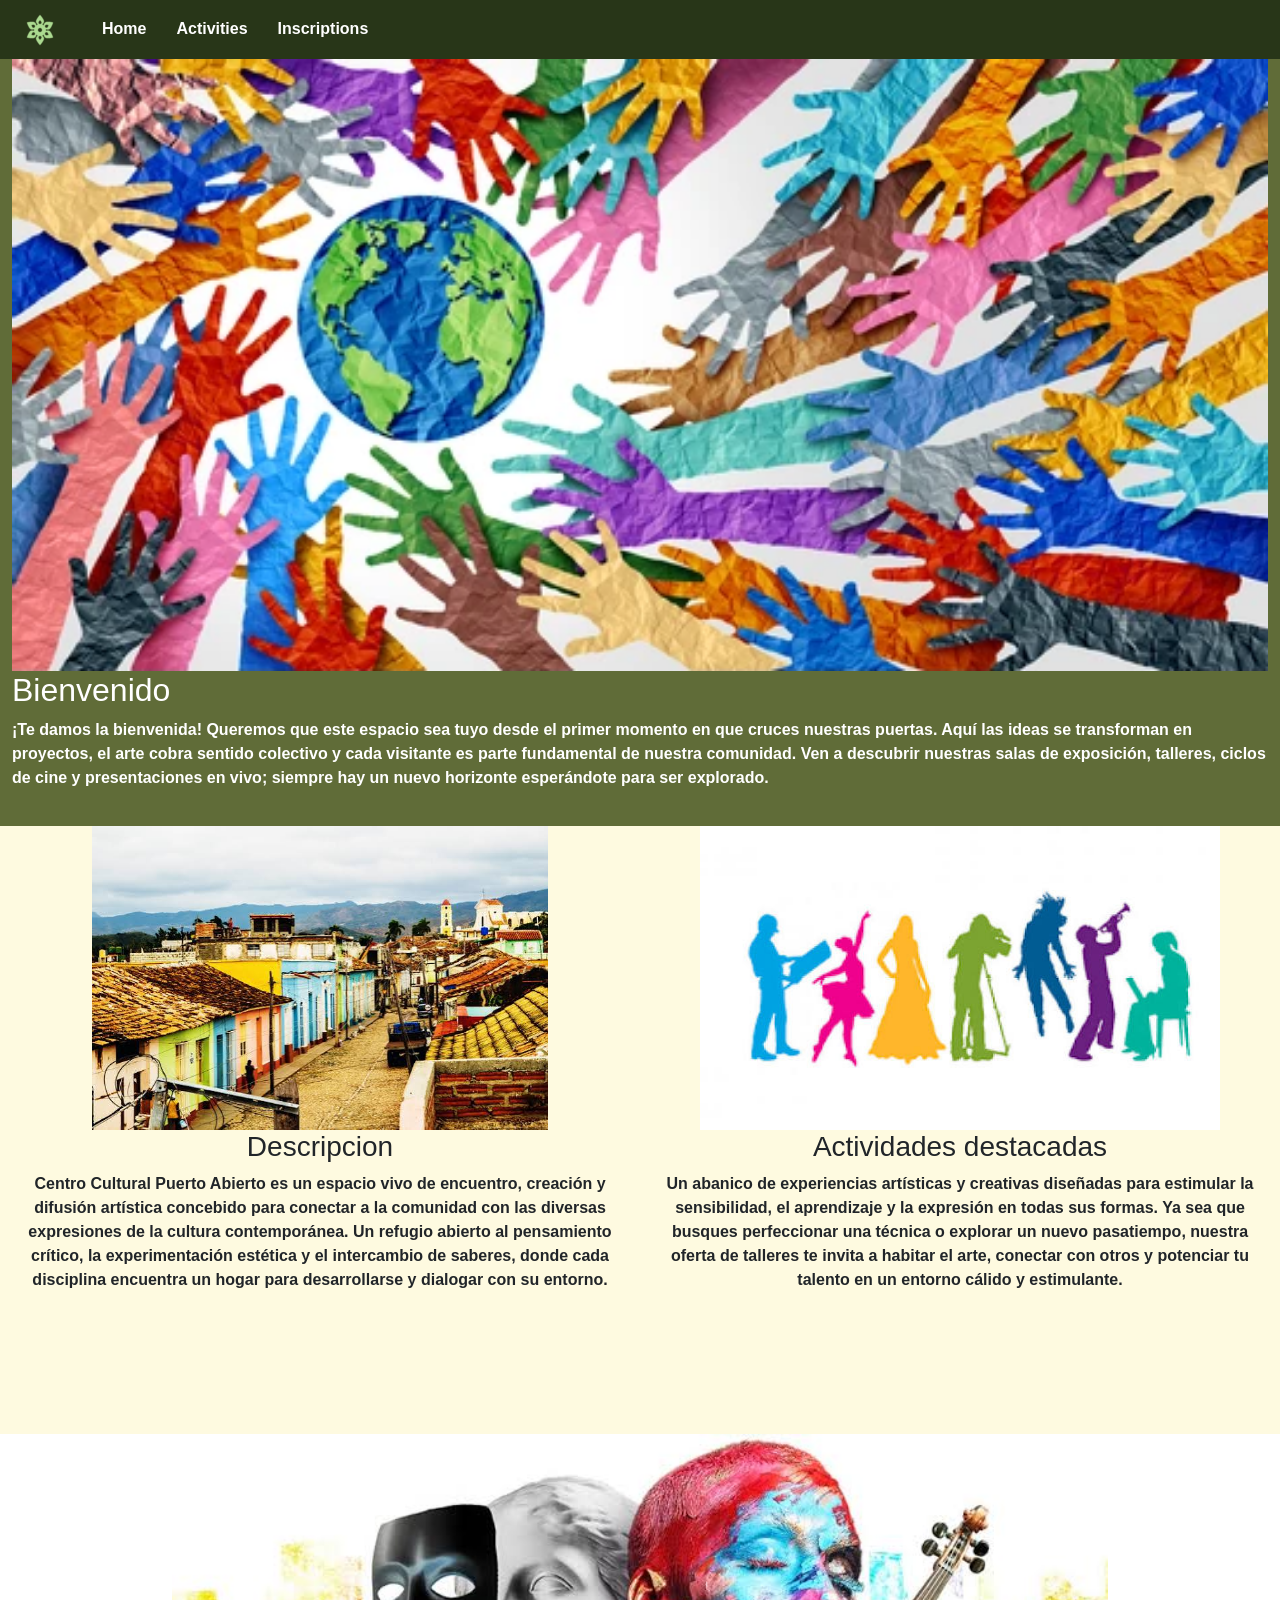
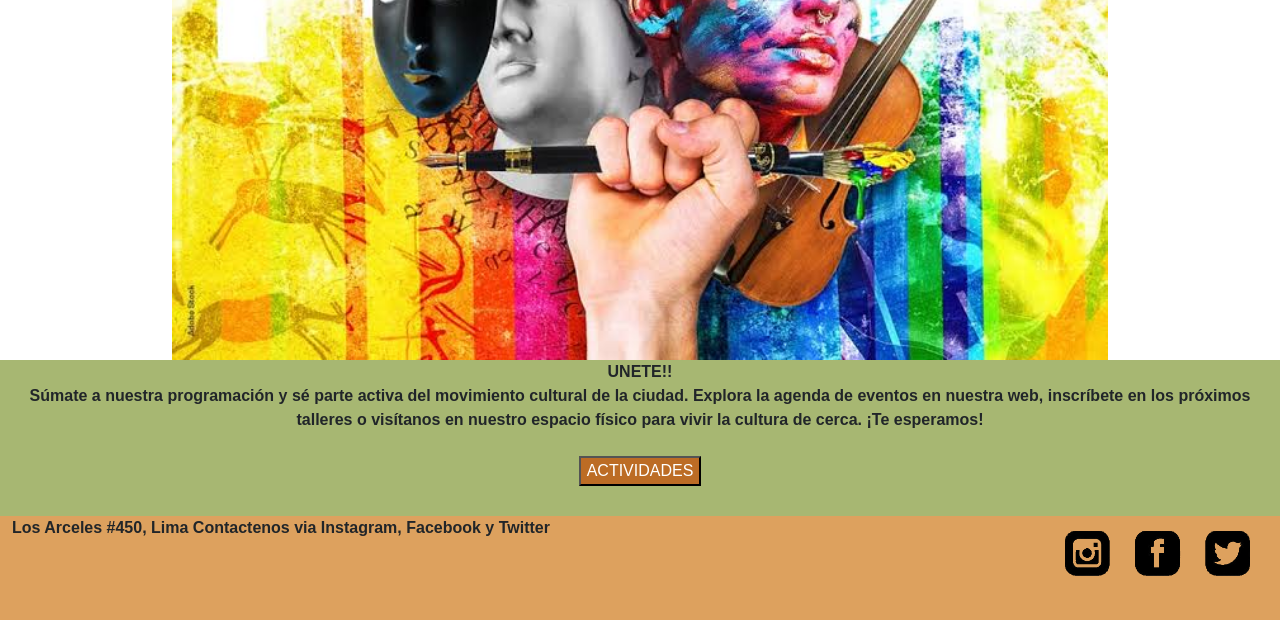
<file: CERT1 - GUAJARDOHUGO/CERT1 - GUAJARDOHUGO/html/index.html>
<!DOCTYPE html>
<html>

<head>
    <link rel="stylesheet" href="../css/bootstrap.css">
    <link rel="stylesheet" href="../css/style.css">

    <meta charset="UTF-8">
    <meta name="viewport" content="width=device-width, initial-scale=1.0">

    <title>Centro Cultural Puerto Abierto</title>
    <script src="../js/bootstrap.js"></script>
</head>
<body>

    <div class="container-fluid">
        <!-- Barra de navegacion -->
        <nav class="row"> 
            <div class="col">
                <nav class="navbar navbar-expand-lg">
                    <div class="container-fluid">
                        <a href="index.html" class="navbar-brand">
                            <img src="../img/icon_png.png" alt="Logo.png">
                        </a>

                        <button class="navbar-toggler" type="button" data-bs-toggle="collapse" data-bs-target="#navbarNav" aria-controls="navbarNav" aria-expanded="false" aria-label="Toggle navigation">
                            <span class="navbar-toggler-icon"></span>
                        </button>

                        <div id="navbarNav" class="collapse navbar-collapse">
                            <ul class="navbar-nav me-auto mb-2 mb-lg-0">
                                <li class="nav-item"><a href="index.html" class="nav-item active"><strong>Home</strong></a></li>
                                <li class="nav-item"><a href="actividades.html" class="nav-item active"><strong>Activities</strong></a></li>
                                <li class="nav-item"><a href="inscripciones.html" class="nav-item active"><strong>Inscriptions</strong></a></li>

                            </ul>
                        </div>
                    </div>
                </nav>
            </div>
        </nav>
        
        <!-- Bienvenida -->
        <header id="welcome" class="row">
            <div class="col"><img src="../img/arte_cultura.png" alt="" class="img-fluid fit-cover w-100"></div> <!--w-100 otorgado por IA-->
            <div class="col-12">
                <h2>Bienvenido</h2>
                <p><strong>
                    ¡Te damos la bienvenida! Queremos que este espacio sea tuyo desde el primer momento en que cruces nuestras puertas. Aquí las ideas se transforman en proyectos, el arte cobra sentido colectivo y cada visitante es parte fundamental de nuestra comunidad. Ven a descubrir nuestras salas de exposición, talleres, ciclos de cine y presentaciones en vivo; siempre hay un nuevo horizonte esperándote para ser explorado.
                </p></strong>
            </div>
        </header>

        <!-- Descripcion + Actividades -->
        <secction id="sect" class="row text-center">
            <div id="desc" class="col-12 col-md-6">
                <img src="../img/peru.jpg" alt="" class="img-fluid h-50">
                <h3>Descripcion</h3>
                <p><strong>
                    Centro Cultural Puerto Abierto es un espacio vivo de encuentro, creación y difusión artística concebido para conectar a la comunidad con las diversas expresiones de la cultura contemporánea. Un refugio abierto al pensamiento crítico, la experimentación estética y el intercambio de saberes, donde cada disciplina encuentra un hogar para desarrollarse y dialogar con su entorno.
                </p></strong>
            </div>
            <div id="activities" class="col-12 col-md-6">
                <img src="../img/actividades.jpg" alt="" class="img-fluid h-50">
                <h3>Actividades destacadas</h3>
                <p><strong>
                    Un abanico de experiencias artísticas y creativas diseñadas para estimular la sensibilidad, el aprendizaje y la expresión en todas sus formas. Ya sea que busques perfeccionar una técnica o explorar un nuevo pasatiempo, nuestra oferta de talleres te invita a habitar el arte, conectar con otros y potenciar tu talento en un entorno cálido y estimulante.
                </p></strong>
            </div>
        </secction>

        <!-- Llamada a la accion -->
        <div class="row" id="image_act">
            <img src="../img/arte.jpg" alt="" class="img-fluid w-75 mx-auto d-block">
        </div>
            
        <div id="call" class="row text-center">
            <div class="col">
                <strong>
                    UNETE!!<br>
                    Súmate a nuestra programación y sé parte activa del movimiento cultural de la ciudad. Explora la agenda de eventos en nuestra web, inscríbete en los próximos talleres o visítanos en nuestro espacio físico para vivir la cultura de cerca. ¡Te esperamos!
                </strong>
                <br> <br>
                <a href="actividades.html" class="nav-item active"><button id="actuar">ACTIVIDADES</button></a>
            </div>
        </div>

        <!-- Identificador -->
        <div id="ident" class="row">
            <div class="col">

            </div>
        </div>
        
        <!-- Info Contactos + Ubicacion -->
        <footer id="info" class="row">
            <div class="col-12 col-md-10">
                <strong>
                    Los Arceles #450, Lima
                    Contactenos via Instagram, Facebook y Twitter
                </strong>
            </div>
            <div id="social" class="col-12 col-md-2">
                <img src="../img/social_media.png" alt="" class="fluid-img float-end h-50">
            </div>
        </footer>
    </div>
</body>
</html>
</file>
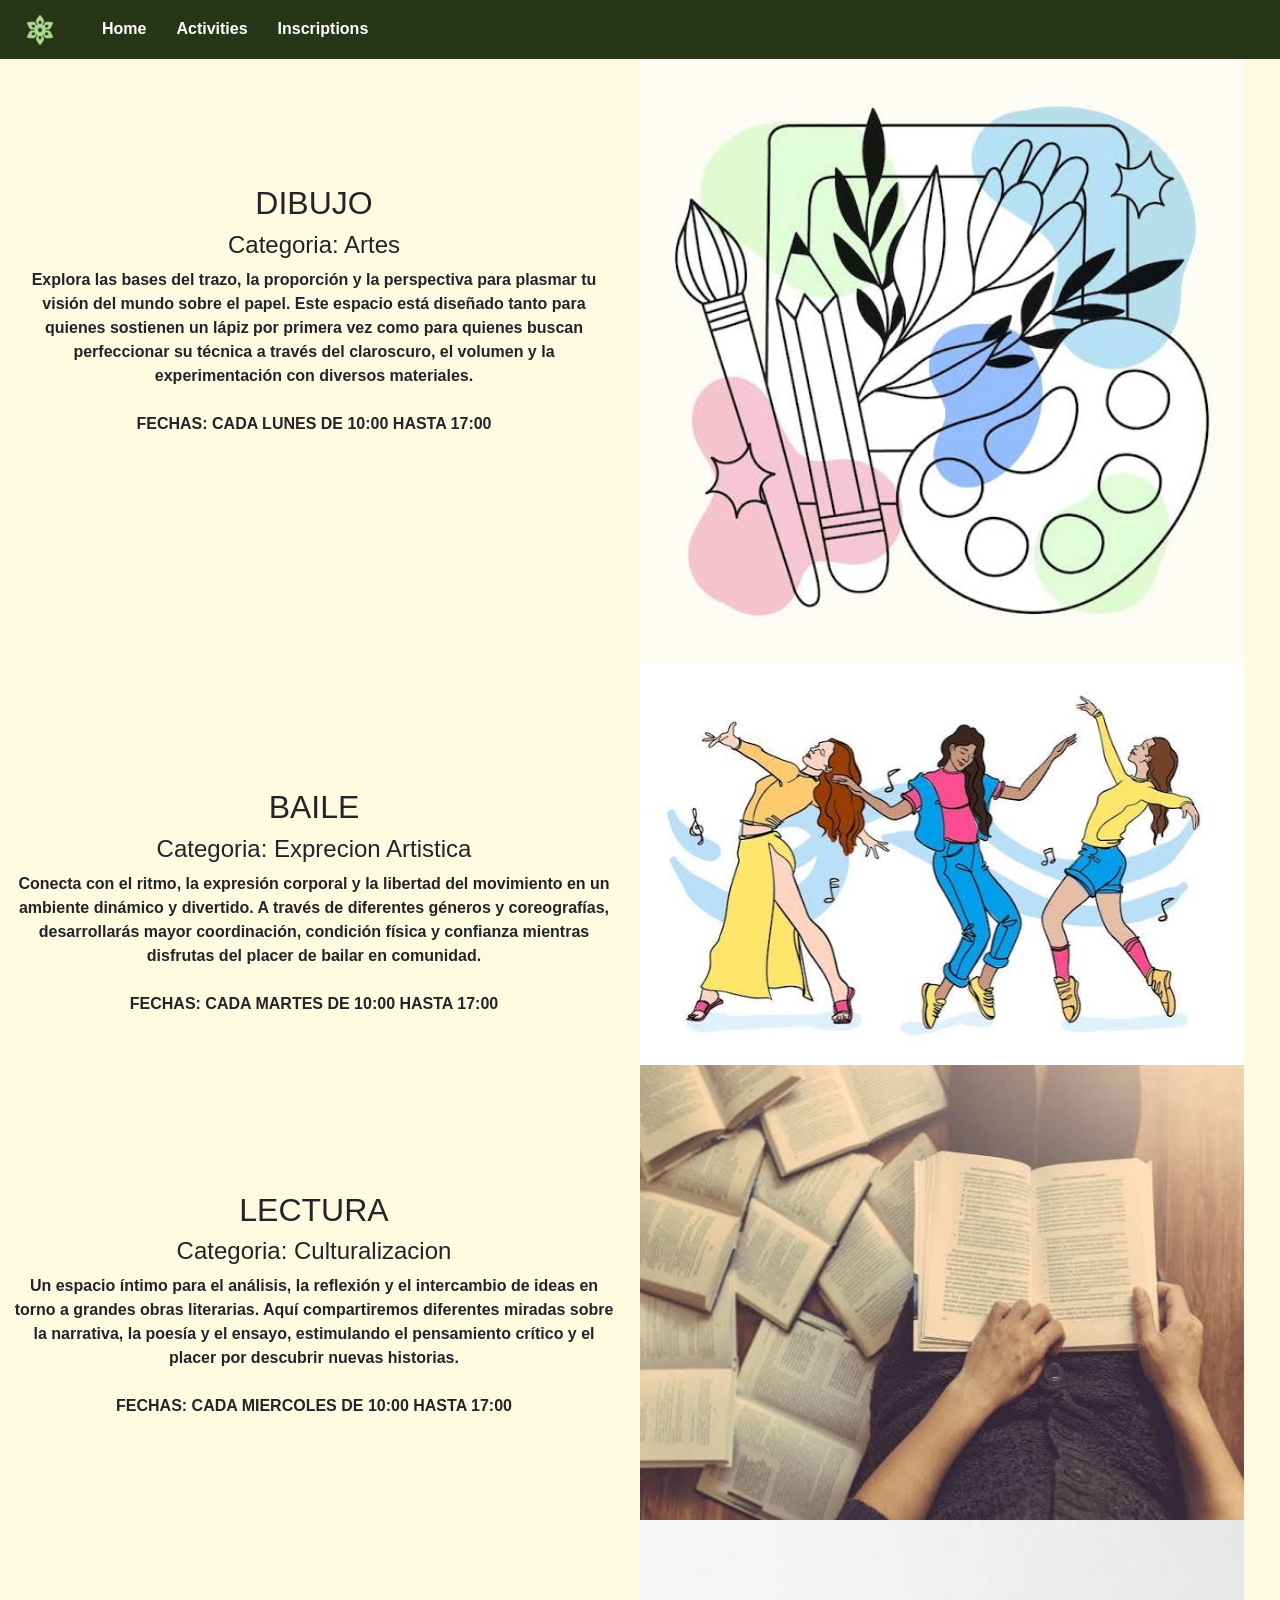
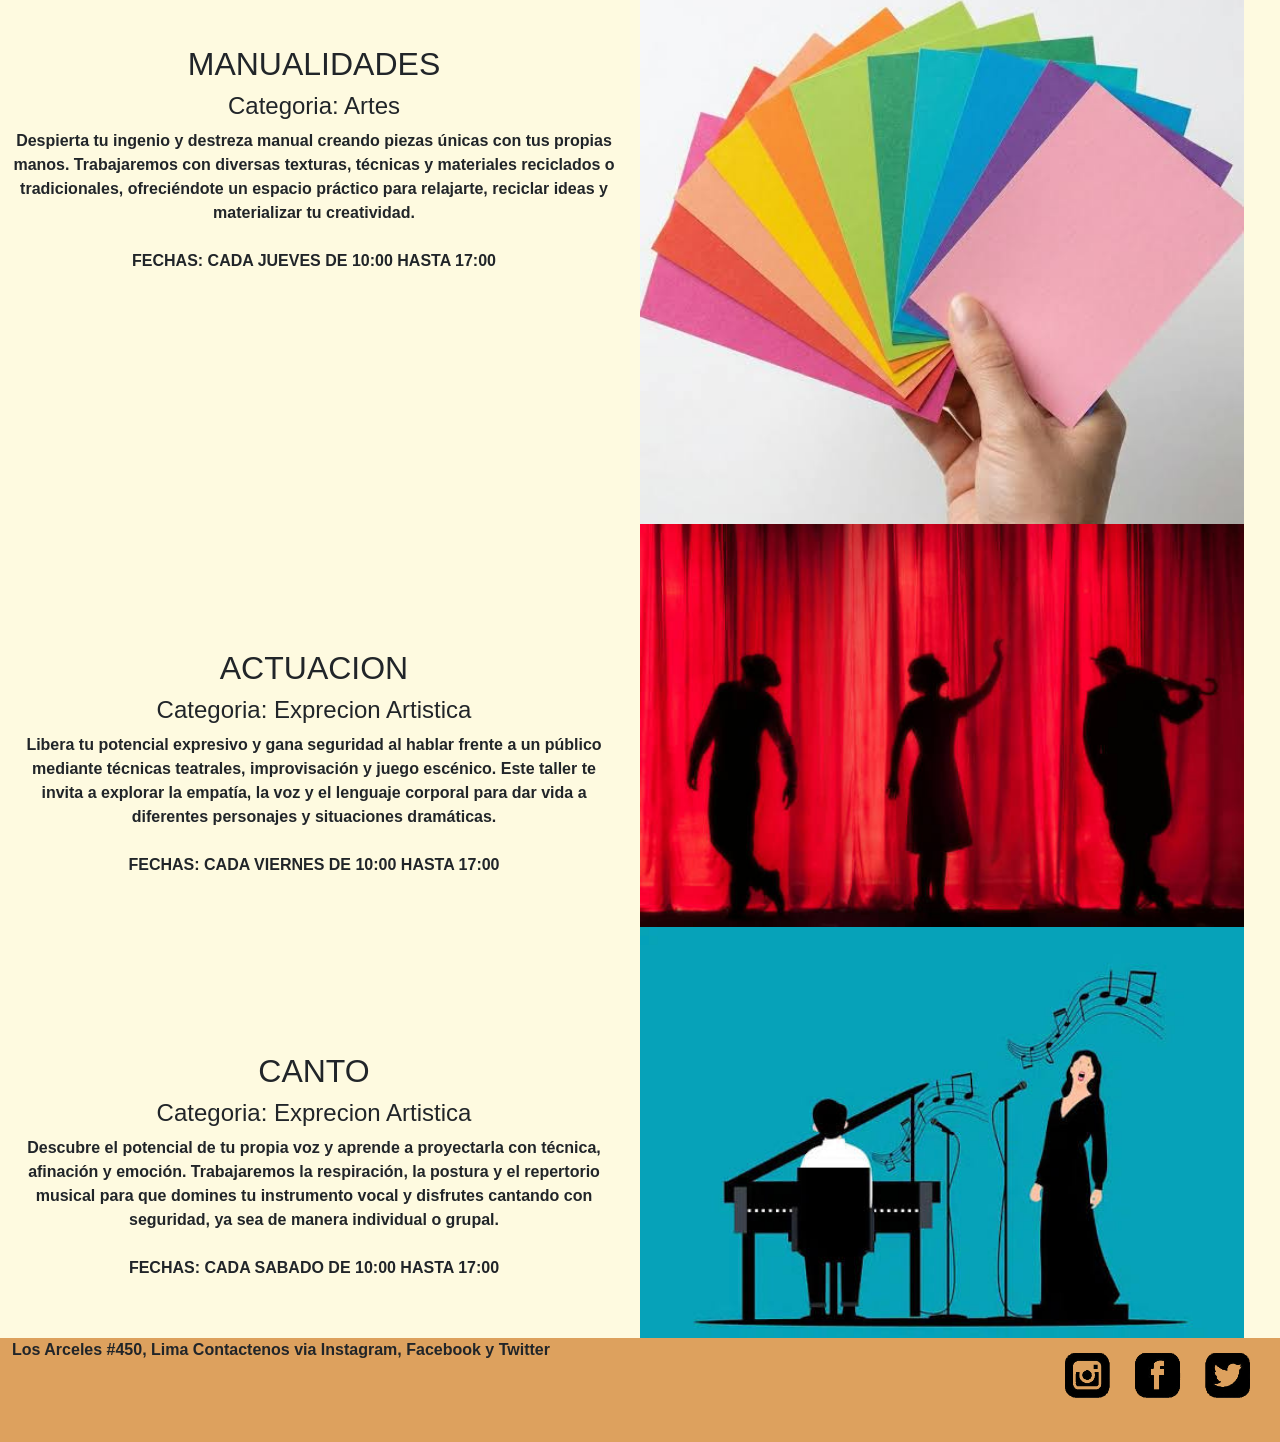
<file: CERT1 - GUAJARDOHUGO/CERT1 - GUAJARDOHUGO/html/actividades.html>
<!DOCTYPE html>
<html>

<head>
    <link rel="stylesheet" href="../css/bootstrap.css">
    <link rel="stylesheet" href="../css/style.css">

    <meta charset="UTF-8">
    <meta name="viewport" content="width=device-width, initial-scale=1.0">
    <title>Actividades</title>
    <script src="../js/bootstrap.js"></script>
</head>

<body>


    <div class="container-fluid">
        <!-- Barra de navegacion -->
        <nav class="row">
            <div class="col">
                <nav class="navbar navbar-expand-lg">
                    <div class="container-fluid">
                        <a href="index.html" class="navbar-brand">
                            <img src="../img/icon_png.png" alt="Logo.png">
                        </a>

                        <button class="navbar-toggler" type="button" data-bs-toggle="collapse"
                            data-bs-target="#navbarNav" aria-controls="navbarNav" aria-expanded="false"
                            aria-label="Toggle navigation">
                            <span class="navbar-toggler-icon"></span>
                        </button>

                        <div id="navbarNav" class="collapse navbar-collapse">
                            <ul class="navbar-nav me-auto mb-2 mb-lg-0">
                                <li class="nav-item"><a href="index.html"
                                        class="nav-item active"><strong>Home</strong></a></li>
                                <li class="nav-item"><a href="actividades.html"
                                        class="nav-item active"><strong>Activities</strong></a></li>
                                <li class="nav-item"><a href="inscripciones.html"
                                        class="nav-item active"><strong>Inscriptions</strong></a></li>

                            </ul>
                        </div>
                    </div>
                </nav>
            </div>
        </nav>
        <!-- Actividades -->
        <strong>
            <section id="sect" class="row text-center">
                <div class="row">
                    <div id="texto_act" class="col-12 col-md-6">
                        <h2>DIBUJO</h2>
                        <h4>Categoria: Artes</h4>
                        <p>
                            Explora las bases del trazo, la proporción y la perspectiva para plasmar tu visión del mundo
                            sobre el papel. Este espacio está diseñado tanto para quienes sostienen un lápiz por primera
                            vez como para quienes buscan perfeccionar su técnica a través del claroscuro, el volumen y
                            la experimentación con diversos materiales.
                            <br><br>
                            FECHAS: CADA LUNES DE 10:00 HASTA 17:00
                        </p>
                    </div>
                    <div class="col-12 col-md-6"><img src="../img/art.jpg" alt="" class="img-fluid w-100 h-100"></div>
                </div>

                <div class="row">
                    <div id="texto_act" class="col-12 col-md-6">
                        <h2>BAILE</h2>
                        <h4>Categoria: Exprecion Artistica</h4>
                        <p>
                            Conecta con el ritmo, la expresión corporal y la libertad del movimiento en un ambiente
                            dinámico y divertido. A través de diferentes géneros y coreografías, desarrollarás mayor
                            coordinación, condición física y confianza mientras disfrutas del placer de bailar en
                            comunidad.
                            <br><br>
                            FECHAS: CADA MARTES DE 10:00 HASTA 17:00
                        </p>
                    </div>
                    <div class="col-12 col-md-6"><img src="../img/dance.jpg" alt="" class="img-fluid w-100 h-100"></div>
                </div>

                <div class="row">
                    <div id="texto_act" class="col-12 col-md-6">
                        <h2>LECTURA</h2>
                        <h4>Categoria: Culturalizacion</h4>
                        <p>
                            Un espacio íntimo para el análisis, la reflexión y el intercambio de ideas en torno a
                            grandes obras literarias. Aquí compartiremos diferentes miradas sobre la narrativa, la
                            poesía y el ensayo, estimulando el pensamiento crítico y el placer por descubrir nuevas
                            historias.
                            <br><br>
                            FECHAS: CADA MIERCOLES DE 10:00 HASTA 17:00
                        </p>
                    </div>
                    <div class="col-12 col-md-6"><img src="../img/read.jpg" alt="" class="img-fluid w-100 h-100"></div>
                </div>

                <div class="row">
                    <div id="texto_act" class="col-12 col-md-6">
                        <h2>MANUALIDADES</h2>
                        <h4>Categoria: Artes</h4>
                        <p>
                            Despierta tu ingenio y destreza manual creando piezas únicas con tus propias manos.
                            Trabajaremos con diversas texturas, técnicas y materiales reciclados o tradicionales,
                            ofreciéndote un espacio práctico para relajarte, reciclar ideas y materializar tu
                            creatividad.
                            <br><br>
                            FECHAS: CADA JUEVES DE 10:00 HASTA 17:00
                        </p>
                    </div>
                    <div class="col-12 col-md-6"><img src="../img/manual.jpg" alt="" class="img-fluid w-100 h-100">
                    </div>
                </div>

                <div class="row">
                    <div id="texto_act" class="col-12 col-md-6">
                        <h2>ACTUACION</h2>
                        <h4>Categoria: Exprecion Artistica</h4>
                        <p>
                            Libera tu potencial expresivo y gana seguridad al hablar frente a un público mediante
                            técnicas teatrales, improvisación y juego escénico. Este taller te invita a explorar la
                            empatía, la voz y el lenguaje corporal para dar vida a diferentes personajes y situaciones
                            dramáticas.
                            <br><br>
                            FECHAS: CADA VIERNES DE 10:00 HASTA 17:00
                        </p>
                    </div>
                    <div class="col-12 col-md-6"><img src="../img/drama.jpg" alt="" class="img-fluid w-100 h-100"></div>
                </div>

                <div class="row">
                    <div id="texto_act" class="col-12 col-md-6">
                        <h2>CANTO</h2>
                        <h4>Categoria: Exprecion Artistica</h4>
                        <p>
                            Descubre el potencial de tu propia voz y aprende a proyectarla con técnica, afinación y
                            emoción. Trabajaremos la respiración, la postura y el repertorio musical para que domines tu
                            instrumento vocal y disfrutes cantando con seguridad, ya sea de manera individual o grupal.
                            <br><br>
                            FECHAS: CADA SABADO DE 10:00 HASTA 17:00
                        </p>
                    </div>
                    <div class="col-12 col-md-6"><img src="../img/sing.jpg" alt="" class="img-fluid w-100 h-100"></div>
                </div>
            </section>
        </strong>
        <!-- Info Contactos + Ubicacion -->
        <footer id="info" class="row">
            <div class="col-12 col-md-10">
                <strong>
                    Los Arceles #450, Lima
                    Contactenos via Instagram, Facebook y Twitter
                </strong>
            </div>
            <div id="social" class="col-12 col-md-2">
                <img src="../img/social_media.png" alt="" class="fluid-img float-end h-50">
            </div>
        </footer>
    </div>
</body>

</html>
</file>
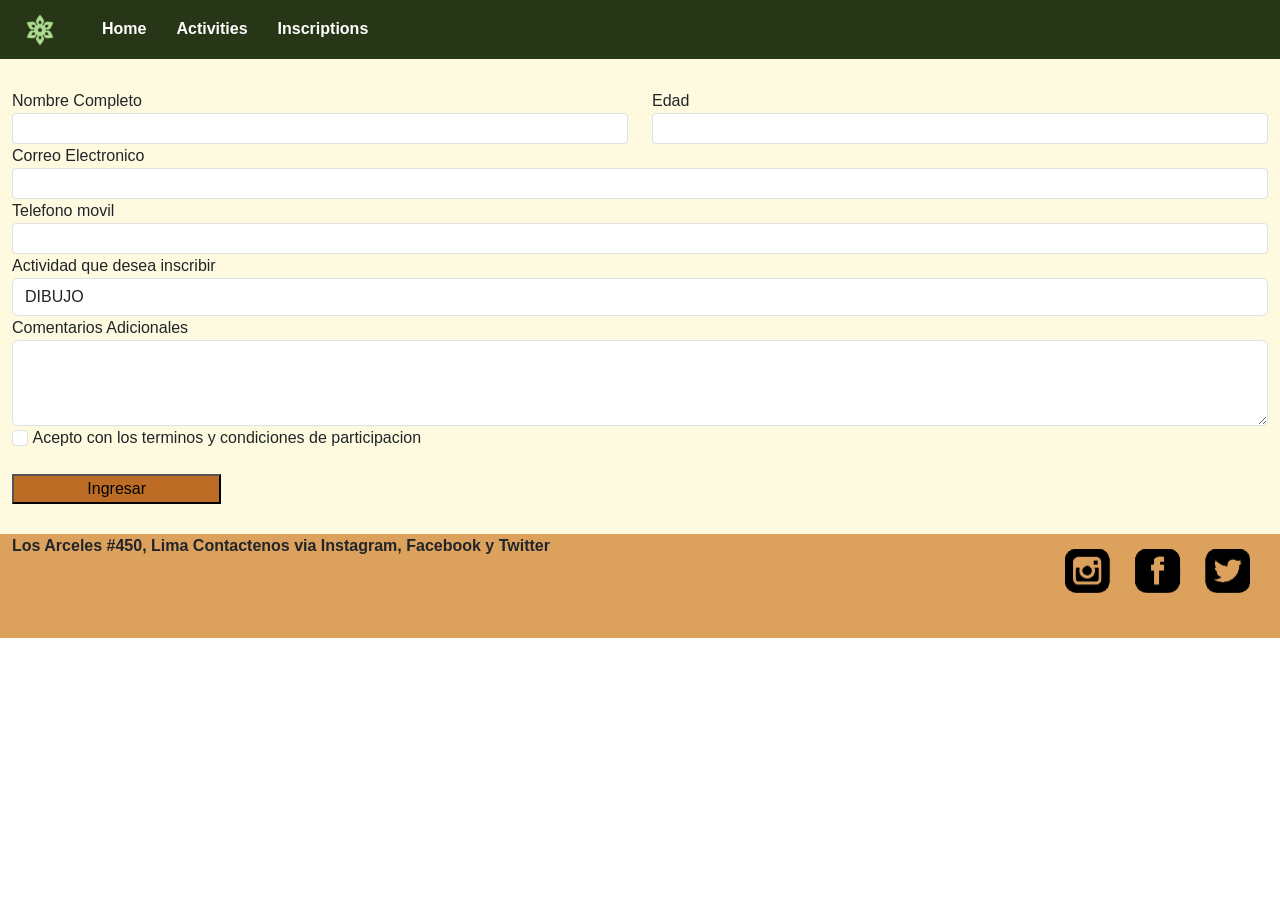
<file: CERT1 - GUAJARDOHUGO/CERT1 - GUAJARDOHUGO/html/inscripciones.html>
<!DOCTYPE html>
<html>

<head>
    <link rel="stylesheet" href="../css/bootstrap.css">
    <link rel="stylesheet" href="../css/style.css">

    <meta charset="UTF-8">
    <meta name="viewport" content="width=device-width, initial-scale=1.0">
    <title>Inscribete</title>
    <script src="../js/bootstrap.js"></script>
</head>

<body>

    <div class="container-fluid">
        <!-- Barra de navegacion -->
        <nav class="row">
            <div class="col">
                <nav class="navbar navbar-expand-lg">
                    <div class="container-fluid">
                        <a href="index.html" class="navbar-brand">
                            <img src="../img/icon_png.png" alt="Logo.png">
                        </a>

                        <button class="navbar-toggler" type="button" data-bs-toggle="collapse"
                            data-bs-target="#navbarNav" aria-controls="navbarNav" aria-expanded="false"
                            aria-label="Toggle navigation">
                            <span class="navbar-toggler-icon"></span>
                        </button>

                        <div id="navbarNav" class="collapse navbar-collapse">
                            <ul class="navbar-nav me-auto mb-2 mb-lg-0">
                                <li class="nav-item"><a href="index.html"
                                        class="nav-item active"><strong>Home</strong></a></li>
                                <li class="nav-item"><a href="actividades.html"
                                        class="nav-item active"><strong>Activities</strong></a></li>
                                <li class="nav-item"><a href="inscripciones.html"
                                        class="nav-item active"><strong>Inscriptions</strong></a></li>

                            </ul>
                        </div>
                    </div>
                </nav>
            </div>
        </nav>
        <!-- Formulario -->
        <main class="row">
            <form id="formulario">

                <div class="row">
                    <div class="form-group col-12 col-md-6">
                        <label for="nombre">Nombre Completo</label>
                        <input type="text" class="form-control form-control-sm" id="nombre">
                    </div>

                    <div class="form-group col-12 col-md-6">
                        <label for="age">Edad</label>
                        <input type="text" class="form-control form-control-sm" id="age">
                    </div>
                </div>
                

                <div class="form-group col-12">
                    <label for="email">Correo Electronico</label>
                    <input type="email" class="form-control form-control-sm" id="email">
                </div>

                <div class="form-group col-12">
                    <label for="fono">Telefono movil</label>
                    <input type="text" class="form-control form-control-sm" id="fono">
                </div>

                <div class="form-group">
                    <label for="seleccion">Actividad que desea inscribir</label>
                    <select id="seleccion" class="form-control">
                        <option>DIBUJO</option>
                        <option>BAILE</option>
                        <option>LECTURA</option>
                        <option>MANUALIDADES</option>
                        <option>ACTUACION</option>
                        <option>CANTO</option>
                    </select>
                </div>

                <div class="form-group">
                    <label for="comentarios">Comentarios Adicionales</label>
                    <textarea id="comentarios" class="form-control" rows="3"></textarea>
                </div>

                <div class="form-check_col-12">
                    <input type="checkbox" class="form-check-input" id="checkBoxMark">
                    <label for="checkBoxMark" class="form-check-label">Acepto con los terminos y condiciones de
                        participacion</label>
                </div>
                <br>
                <button type="submit" class="col-2 btn-primary" id="btn">Ingresar</button>

            </form>

        </main>

        <!-- Info Contactos + Ubicacion -->

        <footer id="info" class="row">
            <div class="col-12 col-md-10">
                <strong>
                    Los Arceles #450, Lima
                    Contactenos via Instagram, Facebook y Twitter
                </strong>
            </div>
            <div id="social" class="col-12 col-md-2">
                <img src="../img/social_media.png" alt="" class="fluid-img float-end h-50">
            </div>
        </footer>
    </div>
</body>

</html>
</file>
<file: CERT1 - GUAJARDOHUGO/CERT1 - GUAJARDOHUGO/css/style.css>
/* PALETA DE COLORES
    283618- verde oscuro
    606c38- vere claro
    fefae0- beiche clare
    dda15e- naranjo claro
    bc6c25- Naranjo otoño
*/

body{
    font-family: 'Franklin Gothic Medium', 'Arial Narrow', Arial, sans-serif;
}
nav{
    background-color: #283618;
}
p{
    padding-bottom: 20px;
}
li{
    margin-left: 30px;
    list-style: none;
}
a{
    text-decoration: none;
    color: #ffffff;
}
header{
    background-color: #606c38;
}
#sect{
    background-color: #fefae0;
}
#call{
    background-color: #a7b772;
    padding-bottom: 30px;
}
footer{
    background-color: #dda15e;
}
#welcome{
    color:white;
}
#social{
    padding-right:30px;
    padding-top: 15px;
}
#actuar{
    background-color: #bc6c25;
    color:#fff;
    font-size: medium;
}
main{
    background-color: #fefae0;
    padding-top: 30px;
    padding-bottom: 30px;
}
#btn{
    background-color: #bc6c25;
}

#texto_act{
    padding-top: 10%;

}
</file>
